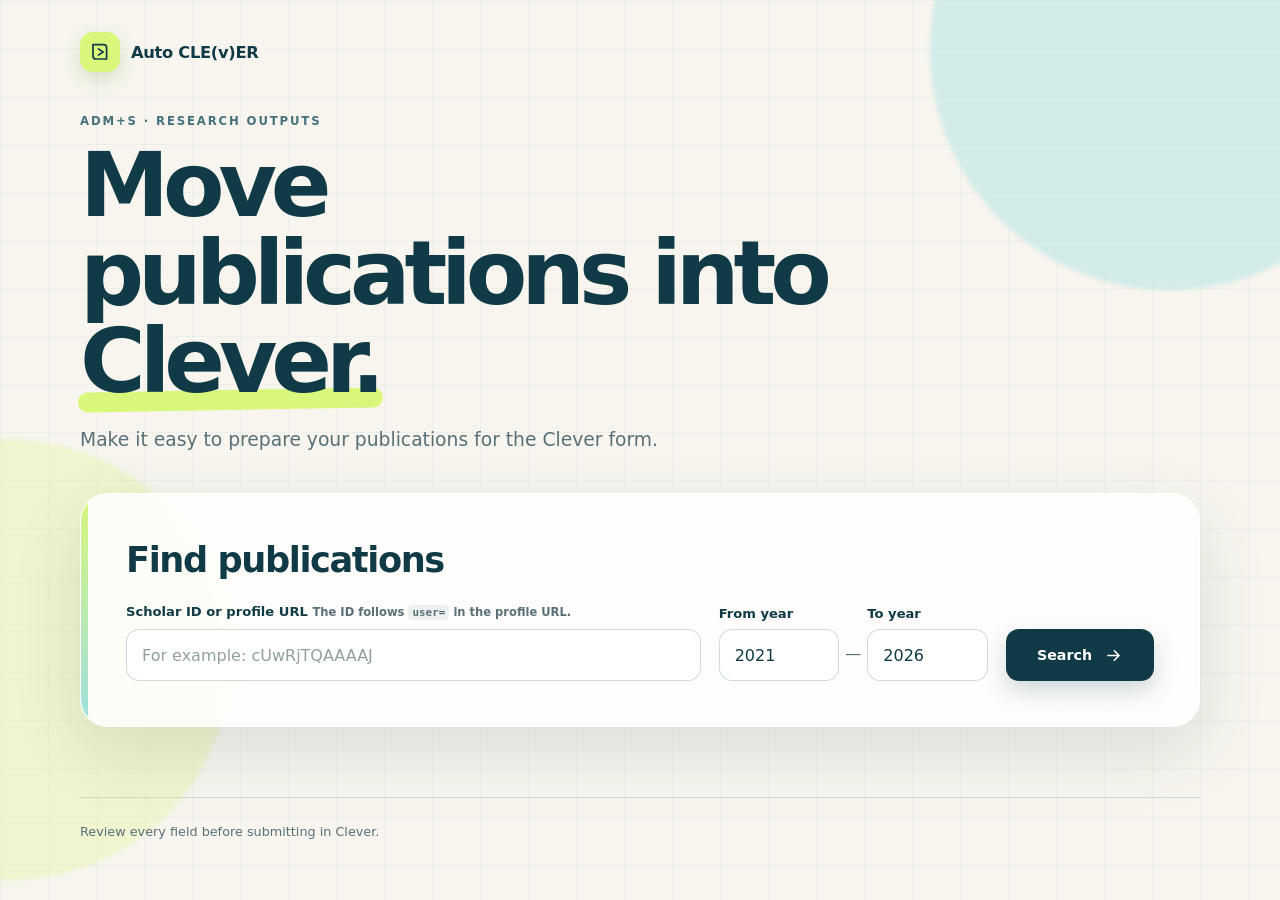
<file: web/index.html>
<!doctype html>
<html lang="en">
  <head>
    <meta charset="utf-8">
    <meta name="viewport" content="width=device-width, initial-scale=1">
    <meta name="description" content="Find Google Scholar publications and prepare them for the ADM+S CLE(v)ER Research Outputs form.">
    <meta name="theme-color" content="#103b46">
    <title>Auto CLE(v)ER · Research output helper</title>
    <link rel="stylesheet" href="./styles.css">
    <script src="./config.js" defer></script>
    <script src="./app.js" defer></script>
  </head>
  <body>
    <a class="skip-link" href="#lookup-form">Skip to search</a>

    <div class="ambient ambient-one" aria-hidden="true"></div>
    <div class="ambient ambient-two" aria-hidden="true"></div>

    <main class="page-shell">
      <header class="site-header">
        <a class="brand" href="./" aria-label="Auto CLE(v)ER home">
          <span class="brand-mark" aria-hidden="true">
            <svg viewBox="0 0 36 36" role="img">
              <path d="M9 8.5h13.5a4 4 0 0 1 4 4V27H13a4 4 0 0 1-4-4V8.5Z"></path>
              <path d="m16 14 6 4-6 4"></path>
            </svg>
          </span>
          <span>Auto CLE(v)ER</span>
        </a>
      </header>

      <section class="hero" aria-labelledby="page-title">
        <div class="hero-copy">
          <p class="eyebrow">ADM+S · Research Outputs</p>
          <h1 id="page-title">Move publications into <span>Clever.</span></h1>
          <p class="hero-intro">Make it easy to prepare your publications for the Clever form.</p>
        </div>
      </section>

      <section class="search-panel" aria-labelledby="search-title">
        <div class="panel-heading">
          <h2 id="search-title">Find publications</h2>
        </div>

        <form id="lookup-form" novalidate>
          <div class="field field-scholar">
            <label for="scholar-input">Scholar ID or profile URL <small id="scholar-help">The ID follows <code>user=</code> in the profile URL.</small></label>
            <input
              id="scholar-input"
              name="scholar_id"
              type="text"
              autocomplete="off"
              spellcheck="false"
              placeholder="For example: cUwRjTQAAAAJ"
              aria-describedby="scholar-help"
              required
            >
          </div>

          <div class="year-fields" role="group" aria-label="Publication year range">
            <div class="field">
              <label for="from-year">From year</label>
              <input id="from-year" name="from_year" type="number" min="1900" max="2100" inputmode="numeric" required>
            </div>
            <span class="year-separator" aria-hidden="true">—</span>
            <div class="field">
              <label for="to-year">To year</label>
              <input id="to-year" name="to_year" type="number" min="1900" max="2100" inputmode="numeric" required>
            </div>
          </div>

          <button class="primary-button" id="search-button" type="submit">
            <span class="button-label">Search</span>
            <span class="button-spinner" aria-hidden="true"></span>
            <svg viewBox="0 0 24 24" aria-hidden="true">
              <path d="M5 12h14M13 6l6 6-6 6"></path>
            </svg>
          </button>
        </form>

        <div id="query-status" class="query-status" role="status" aria-live="polite" hidden>
          <span class="status-dot" aria-hidden="true"></span>
          <p id="status-message"></p>
        </div>
      </section>

      <section id="results" class="results" aria-labelledby="results-title" hidden>
        <div class="results-heading">
          <div>
            <h2 id="results-title">Results</h2>
            <p id="profile-summary" class="profile-summary"></p>
          </div>
          <div id="result-count" class="result-count" aria-label="Publication count"></div>
        </div>

        <div id="empty-state" class="empty-state" hidden>
          <span aria-hidden="true">0</span>
          <h3>No results</h3>
          <p>Try a wider year range.</p>
        </div>

        <ol id="publication-list" class="publication-list"></ol>
      </section>

      <footer class="site-footer">
        <p>Review every field before submitting in Clever.</p>
      </footer>
    </main>

    <template id="publication-template">
      <li class="publication-item">
        <article>
          <div class="publication-main">
            <div class="publication-badges">
              <span class="year-badge"></span>
              <span class="duplicate-badge" hidden></span>
              <span class="library-match-badge" hidden></span>
              <span class="opened-badge" hidden>✓ Opened</span>
            </div>
            <h3 class="publication-title"></h3>
            <p class="publication-authors"></p>
            <p class="publication-venue"></p>
          </div>
          <div class="publication-actions">
            <a class="detail-link" target="_blank" rel="noreferrer">
              Scholar
              <span aria-hidden="true">↗</span>
            </a>
            <button class="prepare-button" type="button">
              <span class="prepare-label">Open in Clever</span>
              <span class="prepare-spinner" aria-hidden="true"></span>
            </button>
          </div>
          <div class="publication-feedback" role="status" hidden>
            <p class="feedback-message"></p>
            <details class="manual-fields" hidden>
              <summary></summary>
              <ul></ul>
            </details>
            <a class="fallback-link" target="_blank" rel="noreferrer" hidden>Open Clever ↗</a>
          </div>
        </article>
      </li>
    </template>
  </body>
</html>
</file>
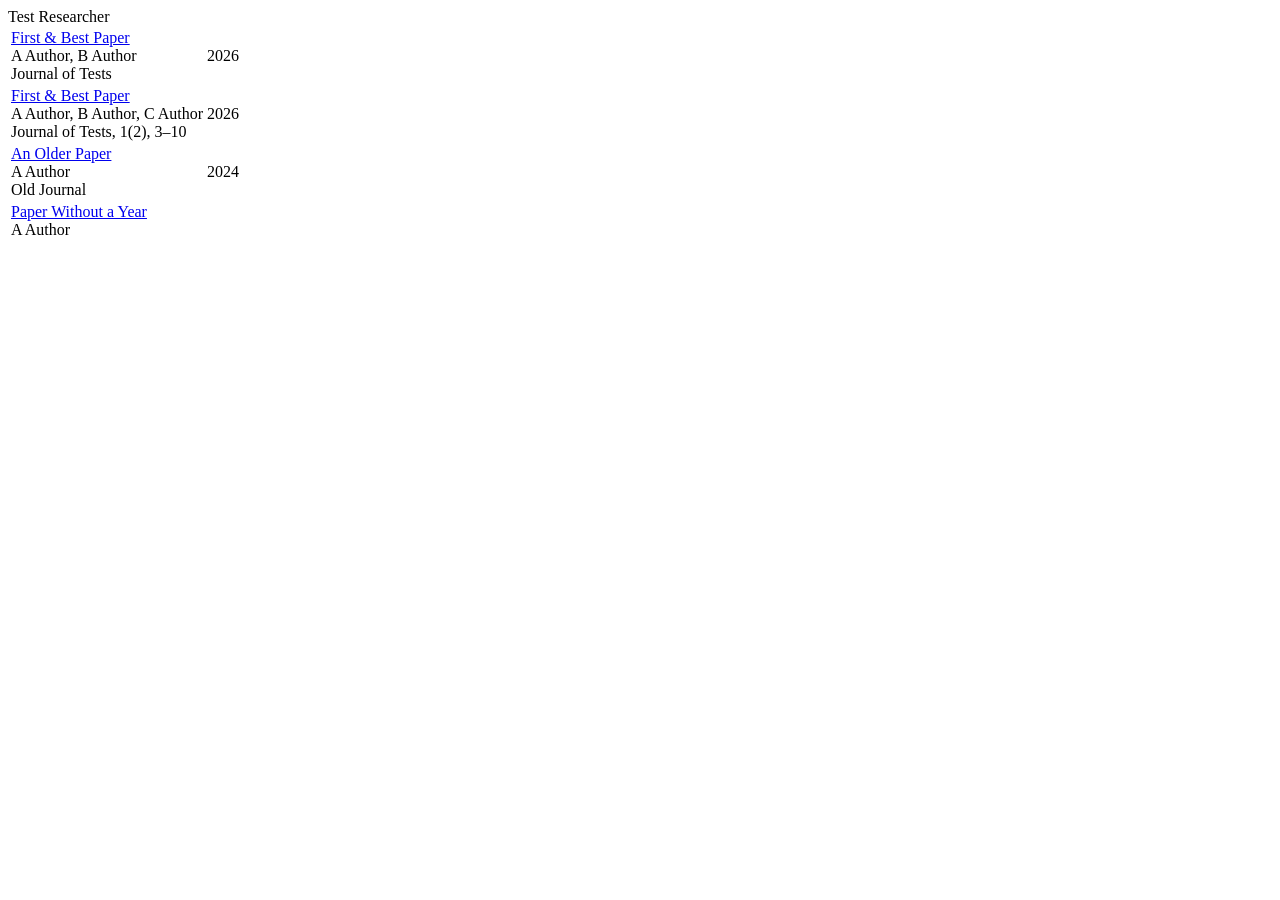
<file: server/tests/fixtures/profile.html>
<!doctype html>
<html>
  <body>
    <div id="gsc_prf_in">Test Researcher</div>
    <table>
      <tr class="gsc_a_tr">
        <td class="gsc_a_t">
          <a class="gsc_a_at" href="/citations?view_op=view_citation&amp;hl=en&amp;user=test123&amp;citation_for_view=test123:one">First &amp; Best Paper</a>
          <div class="gs_gray">A Author, B Author</div>
          <div class="gs_gray">Journal of Tests</div>
        </td>
        <td class="gsc_a_y"><span>2026</span></td>
      </tr>
      <tr class="gsc_a_tr">
        <td class="gsc_a_t">
          <a class="gsc_a_at" href="/citations?view_op=view_citation&amp;hl=en&amp;user=test123&amp;citation_for_view=test123:two">First &amp; Best Paper</a>
          <div class="gs_gray">A Author, B Author, C Author</div>
          <div class="gs_gray">Journal of Tests, 1(2), 3–10</div>
        </td>
        <td class="gsc_a_y"><span>2026</span></td>
      </tr>
      <tr class="gsc_a_tr">
        <td class="gsc_a_t">
          <a class="gsc_a_at" href="/citations?view_op=view_citation&amp;hl=en&amp;user=test123&amp;citation_for_view=test123:old">An Older Paper</a>
          <div class="gs_gray">A Author</div>
          <div class="gs_gray">Old Journal</div>
        </td>
        <td class="gsc_a_y"><span>2024</span></td>
      </tr>
      <tr class="gsc_a_tr">
        <td class="gsc_a_t">
          <a class="gsc_a_at" href="/citations?view_op=view_citation&amp;hl=en&amp;user=test123&amp;citation_for_view=test123:noyear">Paper Without a Year</a>
          <div class="gs_gray">A Author</div>
          <div class="gs_gray"></div>
        </td>
        <td class="gsc_a_y"><span></span></td>
      </tr>
    </table>
  </body>
</html>
</file>
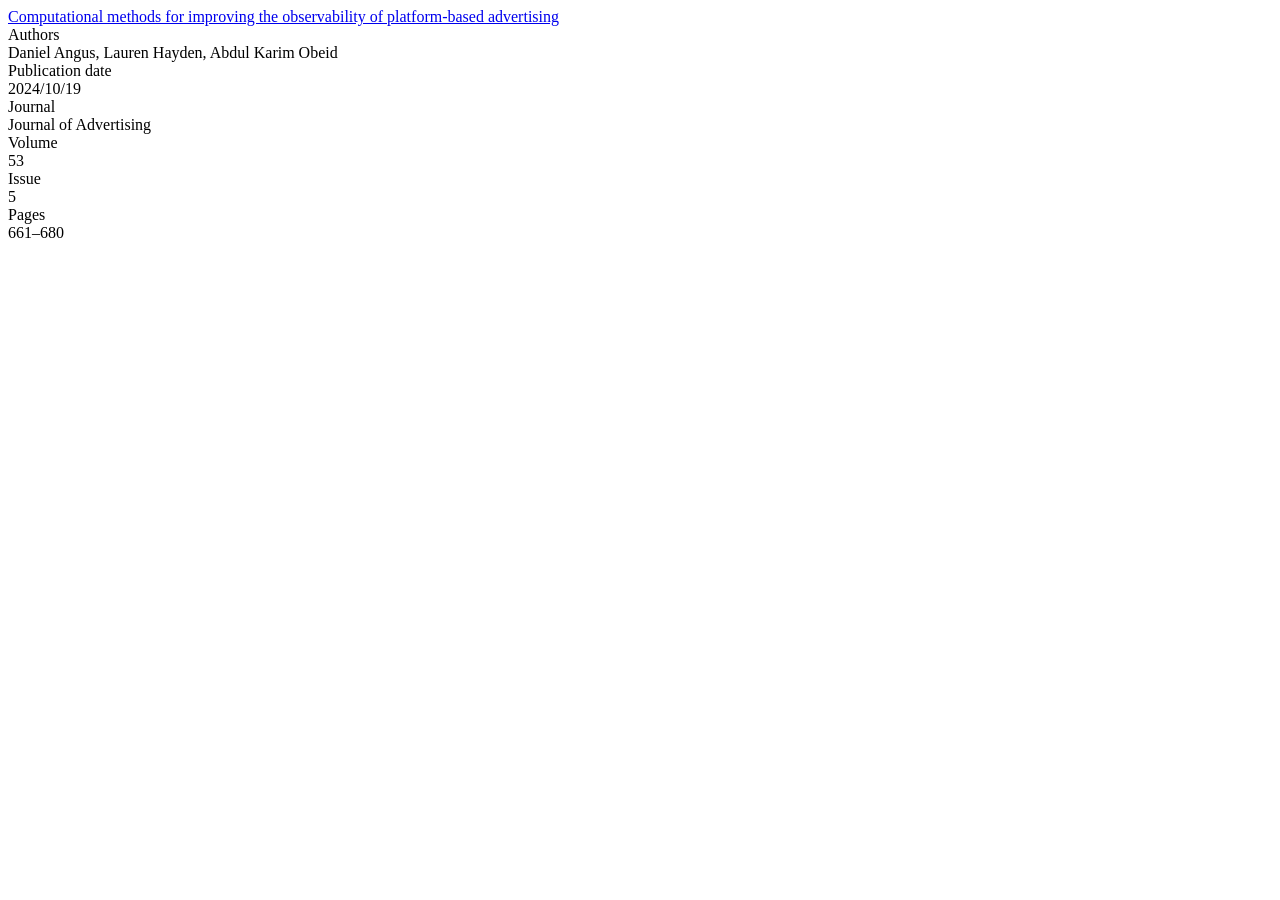
<file: server/tests/fixtures/publication_detail.html>
<!doctype html>
<html lang="en">
  <body>
    <div id="gsc_oci_title">
      <a href="https://doi.org/10.1080/00913367.2024.2394156">
        Computational methods for improving the observability of platform-based advertising
      </a>
    </div>
    <div class="gs_scl">
      <div class="gsc_oci_field">Authors</div>
      <div class="gsc_oci_value">Daniel Angus, Lauren Hayden, Abdul Karim Obeid</div>
    </div>
    <div class="gs_scl">
      <div class="gsc_oci_field">Publication date</div>
      <div class="gsc_oci_value">2024/10/19</div>
    </div>
    <div class="gs_scl">
      <div class="gsc_oci_field">Journal</div>
      <div class="gsc_oci_value">Journal of Advertising</div>
    </div>
    <div class="gs_scl">
      <div class="gsc_oci_field">Volume</div>
      <div class="gsc_oci_value">53</div>
    </div>
    <div class="gs_scl">
      <div class="gsc_oci_field">Issue</div>
      <div class="gsc_oci_value">5</div>
    </div>
    <div class="gs_scl">
      <div class="gsc_oci_field">Pages</div>
      <div class="gsc_oci_value">661–680</div>
    </div>
  </body>
</html>
</file>
<file: web/styles.css>
:root {
  color-scheme: light;
  --ink: #12343b;
  --ink-soft: #587078;
  --deep: #103b46;
  --deep-raised: #174b56;
  --paper: #f7f5ee;
  --surface: rgba(255, 255, 255, 0.82);
  --line: rgba(16, 59, 70, 0.14);
  --lime: #d8f77b;
  --lime-strong: #bfe44f;
  --coral: #ff7768;
  --sky: #9edee0;
  --error: #ad332a;
  --success: #246b47;
  --shadow: 0 24px 70px rgba(15, 54, 63, 0.12);
  --radius-large: 28px;
  --radius-medium: 18px;
  font-family: Inter, ui-sans-serif, system-ui, -apple-system, BlinkMacSystemFont, "Segoe UI", sans-serif;
  font-synthesis: none;
}

* {
  box-sizing: border-box;
}

html {
  scroll-behavior: smooth;
}

body {
  min-width: 320px;
  min-height: 100vh;
  margin: 0;
  overflow-x: hidden;
  color: var(--ink);
  background:
    linear-gradient(rgba(16, 59, 70, 0.035) 1px, transparent 1px),
    linear-gradient(90deg, rgba(16, 59, 70, 0.035) 1px, transparent 1px),
    var(--paper);
  background-size: 48px 48px;
}

button,
input {
  font: inherit;
}

button,
a {
  -webkit-tap-highlight-color: transparent;
}

a {
  color: inherit;
}

[hidden] {
  display: none !important;
}

.skip-link {
  position: fixed;
  z-index: 20;
  top: 12px;
  left: 12px;
  padding: 10px 14px;
  border-radius: 10px;
  color: white;
  background: var(--deep);
  transform: translateY(-150%);
  transition: transform 160ms ease;
}

.skip-link:focus {
  transform: translateY(0);
}

.ambient {
  position: fixed;
  z-index: -1;
  border-radius: 999px;
  filter: blur(2px);
  pointer-events: none;
}

.ambient-one {
  top: -190px;
  right: -130px;
  width: 480px;
  height: 480px;
  background: rgba(158, 222, 224, 0.4);
}

.ambient-two {
  top: 440px;
  left: -210px;
  width: 440px;
  height: 440px;
  background: rgba(216, 247, 123, 0.27);
}

.page-shell {
  width: min(1120px, calc(100% - 40px));
  margin: 0 auto;
  padding: 28px 0 48px;
}

.site-header {
  display: flex;
  align-items: center;
  justify-content: space-between;
  padding: 4px 0 42px;
}

.brand {
  display: inline-flex;
  gap: 11px;
  align-items: center;
  color: var(--deep);
  font-size: 1.02rem;
  font-weight: 800;
  letter-spacing: -0.02em;
  text-decoration: none;
}

.brand-mark {
  display: grid;
  width: 40px;
  height: 40px;
  place-items: center;
  border-radius: 13px;
  color: var(--deep);
  background: var(--lime);
  box-shadow: 0 7px 18px rgba(107, 135, 35, 0.2);
}

.brand-mark svg {
  width: 28px;
  fill: none;
  stroke: currentColor;
  stroke-linecap: round;
  stroke-linejoin: round;
  stroke-width: 2.2;
}

.hero {
  margin-bottom: 38px;
}

.eyebrow {
  margin: 0 0 14px;
  color: #477179;
  font-size: 0.73rem;
  font-weight: 800;
  letter-spacing: 0.16em;
  text-transform: uppercase;
}

.hero h1 {
  max-width: 790px;
  margin: 0;
  color: var(--deep);
  font-size: clamp(2.7rem, 7vw, 5.8rem);
  font-weight: 760;
  letter-spacing: -0.068em;
  line-height: 0.98;
}

.hero h1 span {
  position: relative;
  display: inline;
  white-space: nowrap;
}

.hero h1 span::after {
  position: absolute;
  z-index: -1;
  right: -0.05em;
  bottom: 0.03em;
  left: -0.02em;
  height: 0.22em;
  border-radius: 999px;
  background: var(--lime);
  content: "";
  transform: rotate(-1deg);
}

.hero-intro {
  max-width: 670px;
  margin: 20px 0 0;
  color: var(--ink-soft);
  font-size: clamp(1rem, 2vw, 1.17rem);
  line-height: 1.6;
}

.search-panel {
  position: relative;
  padding: clamp(24px, 5vw, 45px);
  overflow: hidden;
  border: 1px solid rgba(255, 255, 255, 0.72);
  border-radius: var(--radius-large);
  background: var(--surface);
  box-shadow: var(--shadow);
  backdrop-filter: blur(18px);
}

.search-panel::before {
  position: absolute;
  top: 0;
  left: 0;
  width: 7px;
  height: 100%;
  background: linear-gradient(var(--lime), var(--sky));
  content: "";
}

.results-heading {
  display: flex;
  gap: 24px;
  align-items: end;
  justify-content: space-between;
}

.panel-heading h2,
.results-heading h2 {
  margin: 0;
  color: var(--deep);
  font-size: clamp(1.55rem, 3vw, 2.2rem);
  letter-spacing: -0.04em;
}

#lookup-form {
  display: grid;
  grid-template-columns: minmax(260px, 1.6fr) minmax(260px, 0.75fr) auto;
  gap: 18px;
  align-items: end;
  margin-top: 24px;
}

.field {
  display: grid;
  gap: 8px;
}

.field label {
  color: var(--deep);
  font-size: 0.82rem;
  font-weight: 750;
}

.field input {
  width: 100%;
  height: 52px;
  padding: 0 15px;
  border: 1px solid rgba(16, 59, 70, 0.19);
  border-radius: 13px;
  outline: 0;
  color: var(--deep);
  background: rgba(255, 255, 255, 0.88);
  transition: border-color 160ms ease, box-shadow 160ms ease, background 160ms ease;
}

.field input::placeholder {
  color: #91a0a3;
}

.field input:hover {
  border-color: rgba(16, 59, 70, 0.36);
}

.field input:focus {
  border-color: var(--deep-raised);
  background: white;
  box-shadow: 0 0 0 4px rgba(158, 222, 224, 0.32);
}

.field small {
  min-height: 1.15em;
  color: var(--ink-soft);
  font-size: 0.72rem;
  line-height: 1.45;
}

.field code {
  padding: 1px 4px;
  border-radius: 4px;
  background: rgba(16, 59, 70, 0.07);
  font-size: 0.95em;
}

.year-fields {
  display: grid;
  grid-template-columns: 1fr 16px 1fr;
  gap: 6px;
  align-items: center;
}

.year-separator {
  margin-top: 20px;
  color: var(--ink-soft);
  text-align: center;
}

.primary-button {
  display: inline-flex;
  min-width: 148px;
  height: 52px;
  gap: 12px;
  align-items: center;
  justify-content: center;
  padding: 0 20px;
  border: 0;
  border-radius: 13px;
  color: white;
  background: var(--deep);
  box-shadow: 0 10px 24px rgba(16, 59, 70, 0.2);
  cursor: pointer;
  font-size: 0.89rem;
  font-weight: 750;
  transition: transform 150ms ease, background 150ms ease, box-shadow 150ms ease;
}

.primary-button:hover:not(:disabled) {
  background: var(--deep-raised);
  box-shadow: 0 13px 28px rgba(16, 59, 70, 0.25);
  transform: translateY(-2px);
}

.primary-button:focus-visible,
.prepare-button:focus-visible,
.detail-link:focus-visible,
.brand:focus-visible {
  outline: 3px solid rgba(255, 119, 104, 0.55);
  outline-offset: 3px;
}

.primary-button:disabled {
  cursor: wait;
  opacity: 0.82;
}

.primary-button svg {
  width: 19px;
  fill: none;
  stroke: currentColor;
  stroke-linecap: round;
  stroke-linejoin: round;
  stroke-width: 2;
}

.button-spinner {
  display: none;
  width: 17px;
  height: 17px;
  border: 2px solid rgba(255, 255, 255, 0.35);
  border-top-color: white;
  border-radius: 999px;
  animation: spin 700ms linear infinite;
}

.primary-button[data-loading="true"] .button-spinner {
  display: block;
}

.primary-button[data-loading="true"] svg {
  display: none;
}

@keyframes spin {
  to { transform: rotate(360deg); }
}

.query-status {
  display: flex;
  gap: 10px;
  align-items: flex-start;
  margin-top: 24px;
  padding: 13px 15px;
  border: 1px solid var(--line);
  border-radius: 12px;
  color: var(--ink-soft);
  background: rgba(16, 59, 70, 0.045);
  font-size: 0.86rem;
}

.query-status p {
  margin: 0;
  line-height: 1.5;
}

.status-dot {
  flex: 0 0 auto;
  width: 8px;
  height: 8px;
  margin-top: 6px;
  border-radius: 999px;
  background: var(--sky);
  box-shadow: 0 0 0 4px rgba(158, 222, 224, 0.24);
}

.query-status[data-state="loading"] .status-dot {
  animation: pulse 1.2s ease-in-out infinite;
}

.query-status[data-state="success"] {
  color: var(--success);
  background: rgba(36, 107, 71, 0.06);
}

.query-status[data-state="success"] .status-dot {
  background: var(--success);
  box-shadow: 0 0 0 4px rgba(36, 107, 71, 0.13);
}

.query-status[data-state="error"] {
  color: var(--error);
  background: rgba(173, 51, 42, 0.06);
}

.query-status[data-state="error"] .status-dot {
  background: var(--coral);
  box-shadow: 0 0 0 4px rgba(255, 119, 104, 0.15);
}

@keyframes pulse {
  50% { opacity: 0.35; transform: scale(0.75); }
}

.results {
  margin-top: 78px;
  scroll-margin-top: 28px;
}

.profile-summary {
  margin: 9px 0 0;
  color: var(--ink-soft);
  font-size: 0.9rem;
}

.result-count {
  display: grid;
  min-width: 74px;
  height: 74px;
  place-items: center;
  border-radius: 24px;
  color: var(--deep);
  background: var(--lime);
  box-shadow: 0 12px 28px rgba(114, 143, 37, 0.18);
  font-family: ui-monospace, SFMono-Regular, Menlo, monospace;
  font-size: 1.45rem;
  font-weight: 850;
}

.publication-list {
  display: grid;
  gap: 14px;
  margin: 28px 0 0;
  padding: 0;
  counter-reset: publication;
  list-style: none;
}

.publication-item {
  counter-increment: publication;
}

.publication-item article {
  position: relative;
  display: grid;
  grid-template-columns: minmax(0, 1fr) 220px;
  gap: 30px;
  align-items: center;
  padding: 25px 26px 25px 72px;
  border: 1px solid var(--line);
  border-radius: var(--radius-medium);
  background: rgba(255, 255, 255, 0.72);
  box-shadow: 0 8px 24px rgba(20, 61, 70, 0.055);
  transition: border-color 180ms ease, box-shadow 180ms ease, transform 180ms ease;
}

.publication-item article::before {
  position: absolute;
  top: 26px;
  left: 24px;
  color: #8ba0a4;
  content: counter(publication, decimal-leading-zero);
  font-family: ui-monospace, SFMono-Regular, Menlo, monospace;
  font-size: 0.73rem;
  font-weight: 750;
}

.publication-item article:hover {
  border-color: rgba(16, 59, 70, 0.25);
  box-shadow: 0 14px 35px rgba(20, 61, 70, 0.09);
  transform: translateY(-2px);
}

.publication-badges {
  display: flex;
  flex-wrap: wrap;
  gap: 8px;
  align-items: center;
  margin-bottom: 9px;
}

.year-badge,
.duplicate-badge,
.library-match-badge,
.opened-badge {
  display: inline-flex;
  width: fit-content;
  padding: 4px 8px;
  border-radius: 7px;
  font-size: 0.68rem;
  font-weight: 800;
  letter-spacing: 0.05em;
  text-transform: uppercase;
}

.year-badge {
  color: var(--deep);
  background: var(--sky);
}

.duplicate-badge {
  color: #625319;
  background: rgba(216, 247, 123, 0.55);
}

.library-match-badge {
  color: #703500;
  background: #ffd89a;
  box-shadow: inset 0 0 0 1px rgba(112, 53, 0, 0.16);
}

.opened-badge {
  color: var(--success);
  background: rgba(36, 107, 71, 0.1);
}

.publication-title {
  margin: 0;
  color: var(--deep);
  font-size: clamp(1rem, 2vw, 1.18rem);
  letter-spacing: -0.02em;
  line-height: 1.4;
}

.publication-authors,
.publication-venue {
  margin: 7px 0 0;
  color: var(--ink-soft);
  font-size: 0.82rem;
  line-height: 1.5;
}

.publication-venue {
  color: #75898e;
  font-style: italic;
}

.publication-actions {
  display: grid;
  gap: 10px;
}

.detail-link {
  width: fit-content;
  color: var(--deep-raised);
  font-size: 0.78rem;
  font-weight: 700;
  text-decoration-color: rgba(23, 75, 86, 0.3);
  text-underline-offset: 3px;
}

.detail-link:hover {
  text-decoration-color: currentColor;
}

.prepare-button {
  display: flex;
  min-height: 50px;
  gap: 9px;
  align-items: center;
  justify-content: center;
  padding: 0 14px;
  border: 0;
  border-radius: 12px;
  color: white;
  background: var(--deep);
  cursor: pointer;
  font-size: 0.78rem;
  font-weight: 700;
  transition: background 150ms ease, transform 150ms ease;
}

.prepare-button:hover:not(:disabled) {
  background: var(--deep-raised);
  transform: translateY(-1px);
}

.prepare-button:disabled {
  cursor: wait;
  opacity: 0.78;
}

.prepare-spinner {
  display: none;
  width: 14px;
  height: 14px;
  border: 2px solid rgba(255, 255, 255, 0.35);
  border-top-color: white;
  border-radius: 999px;
  animation: spin 700ms linear infinite;
}

.prepare-button[data-loading="true"] .prepare-spinner {
  display: block;
}

.publication-feedback {
  grid-column: 1 / -1;
  padding-top: 15px;
  border-top: 1px solid var(--line);
  color: var(--ink-soft);
  font-size: 0.78rem;
}

.publication-feedback[data-state="success"] {
  color: var(--success);
}

.publication-feedback[data-state="warning"] {
  color: #7a6414;
}

.publication-feedback[data-state="error"] {
  color: var(--error);
}

.feedback-message {
  margin: 0;
}

.manual-fields {
  margin-top: 9px;
  color: var(--ink-soft);
}

.manual-fields summary {
  width: fit-content;
  cursor: pointer;
  font-weight: 700;
}

.manual-fields ul {
  display: grid;
  gap: 4px;
  margin: 9px 0 0;
  padding-left: 20px;
}

.fallback-link {
  display: inline-block;
  margin-top: 10px;
  color: var(--deep-raised);
  font-weight: 750;
  text-underline-offset: 3px;
}

.empty-state {
  margin-top: 28px;
  padding: 48px 20px;
  border: 1px dashed rgba(16, 59, 70, 0.2);
  border-radius: var(--radius-medium);
  text-align: center;
  background: rgba(255, 255, 255, 0.45);
}

.empty-state > span {
  display: grid;
  width: 54px;
  height: 54px;
  margin: 0 auto 16px;
  place-items: center;
  border-radius: 18px;
  color: var(--deep);
  background: var(--lime);
  font-family: ui-monospace, SFMono-Regular, Menlo, monospace;
  font-size: 1.2rem;
  font-weight: 850;
}

.empty-state h3 {
  margin: 0;
  color: var(--deep);
}

.empty-state p {
  margin: 8px 0 0;
  color: var(--ink-soft);
  font-size: 0.86rem;
}

.site-footer {
  margin-top: 70px;
  padding: 24px 0 0;
  border-top: 1px solid var(--line);
  color: var(--ink-soft);
  font-size: 0.8rem;
  line-height: 1.6;
}

.site-footer p {
  margin: 0;
}

.site-footer strong {
  color: var(--deep);
}

@media (max-width: 900px) {
  #lookup-form {
    grid-template-columns: 1fr 1fr;
  }

  .field-scholar {
    grid-column: 1 / -1;
  }

  .publication-item article {
    grid-template-columns: 1fr;
  }

  .publication-actions {
    grid-template-columns: auto minmax(190px, 230px);
    align-items: center;
    justify-content: space-between;
  }
}

@media (max-width: 620px) {
  .page-shell {
    width: min(100% - 24px, 1120px);
    padding-top: 16px;
  }

  .site-header {
    padding-bottom: 42px;
  }

  .hero {
    margin-bottom: 34px;
  }

  .hero h1 {
    font-size: clamp(2.55rem, 13vw, 4rem);
  }

  .hero h1 span {
    white-space: normal;
  }

  .search-panel {
    border-radius: 22px;
  }

  #lookup-form {
    grid-template-columns: 1fr;
    margin-top: 26px;
  }

  .field-scholar {
    grid-column: auto;
  }

  .primary-button {
    width: 100%;
  }

  .results {
    margin-top: 55px;
  }

  .results-heading {
    align-items: center;
  }

  .result-count {
    min-width: 58px;
    height: 58px;
    border-radius: 18px;
    font-size: 1.15rem;
  }

  .publication-item article {
    gap: 22px;
    padding: 58px 20px 20px;
  }

  .publication-item article::before {
    top: 21px;
    left: 20px;
  }

  .publication-actions {
    grid-template-columns: 1fr;
  }

  .prepare-button {
    width: 100%;
  }
}

@media (prefers-reduced-motion: reduce) {
  *,
  *::before,
  *::after {
    scroll-behavior: auto !important;
    animation-duration: 0.01ms !important;
    animation-iteration-count: 1 !important;
    transition-duration: 0.01ms !important;
  }
}
</file>
